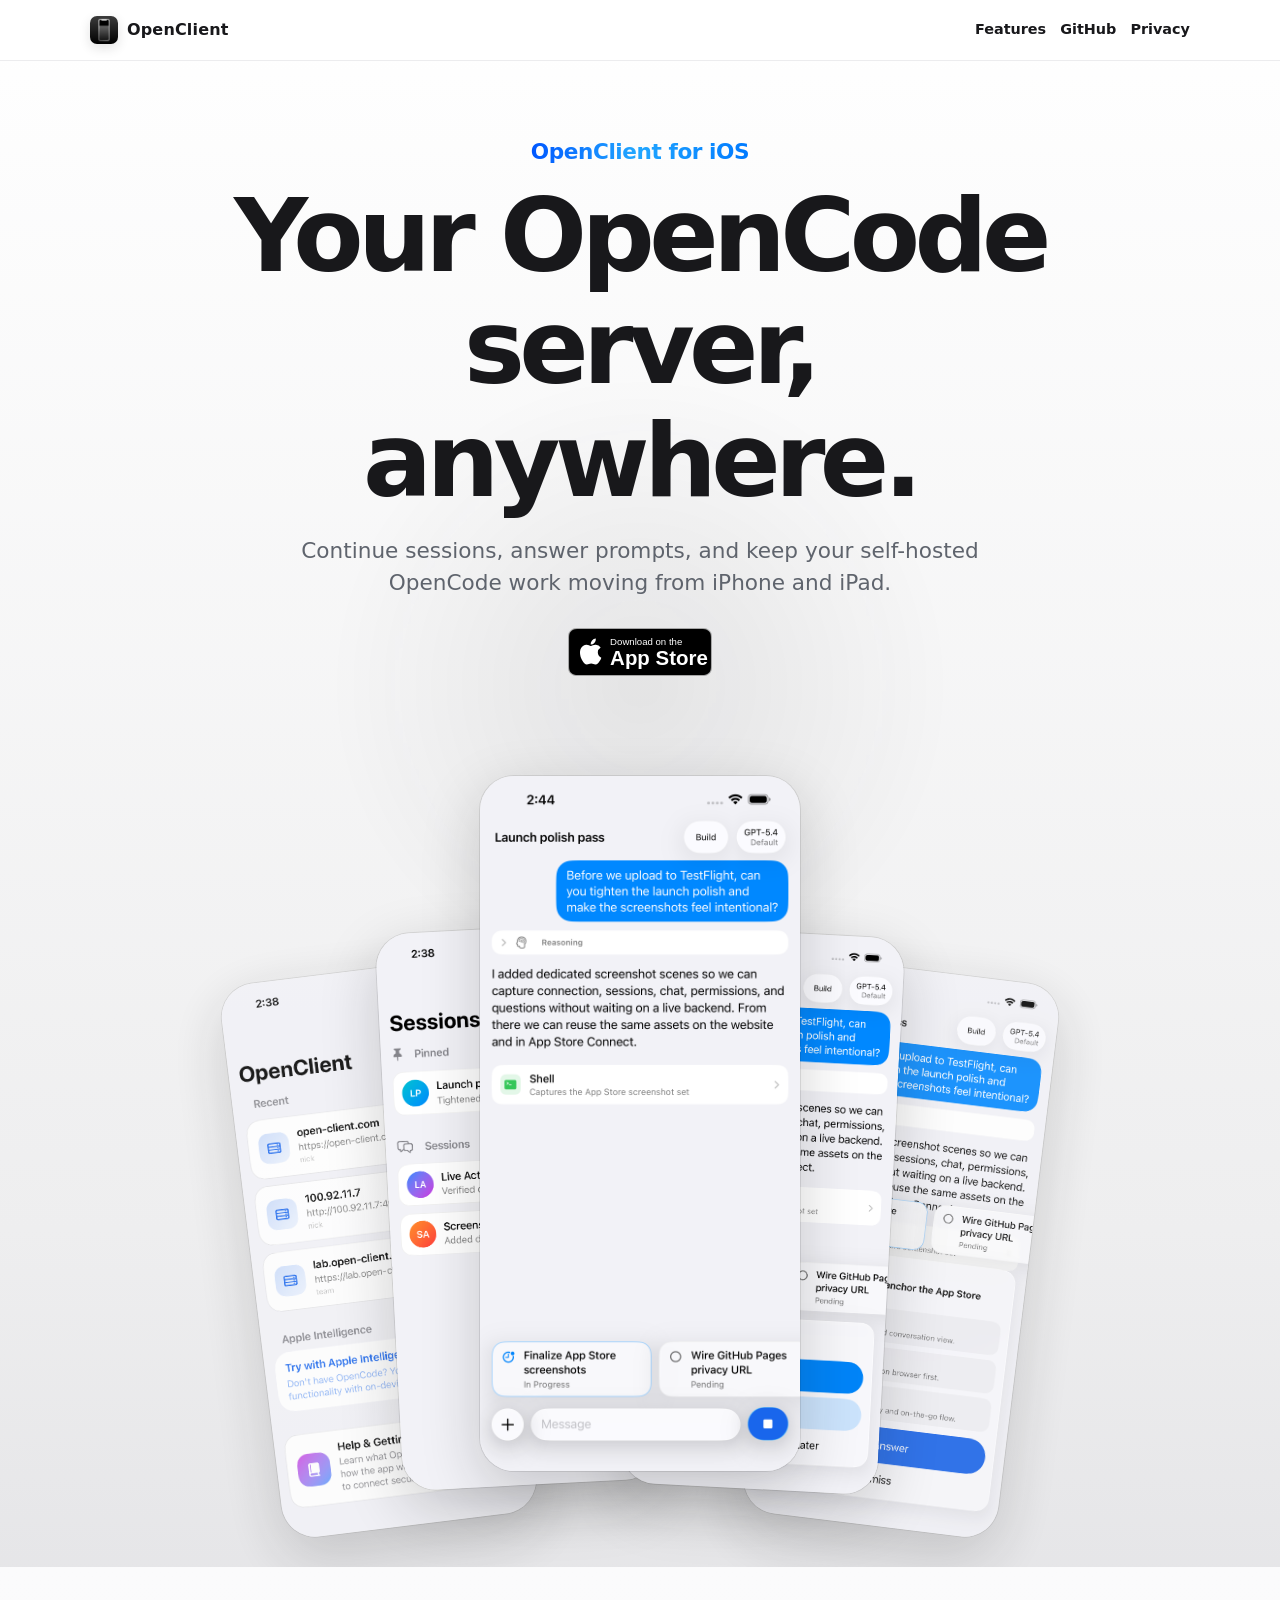
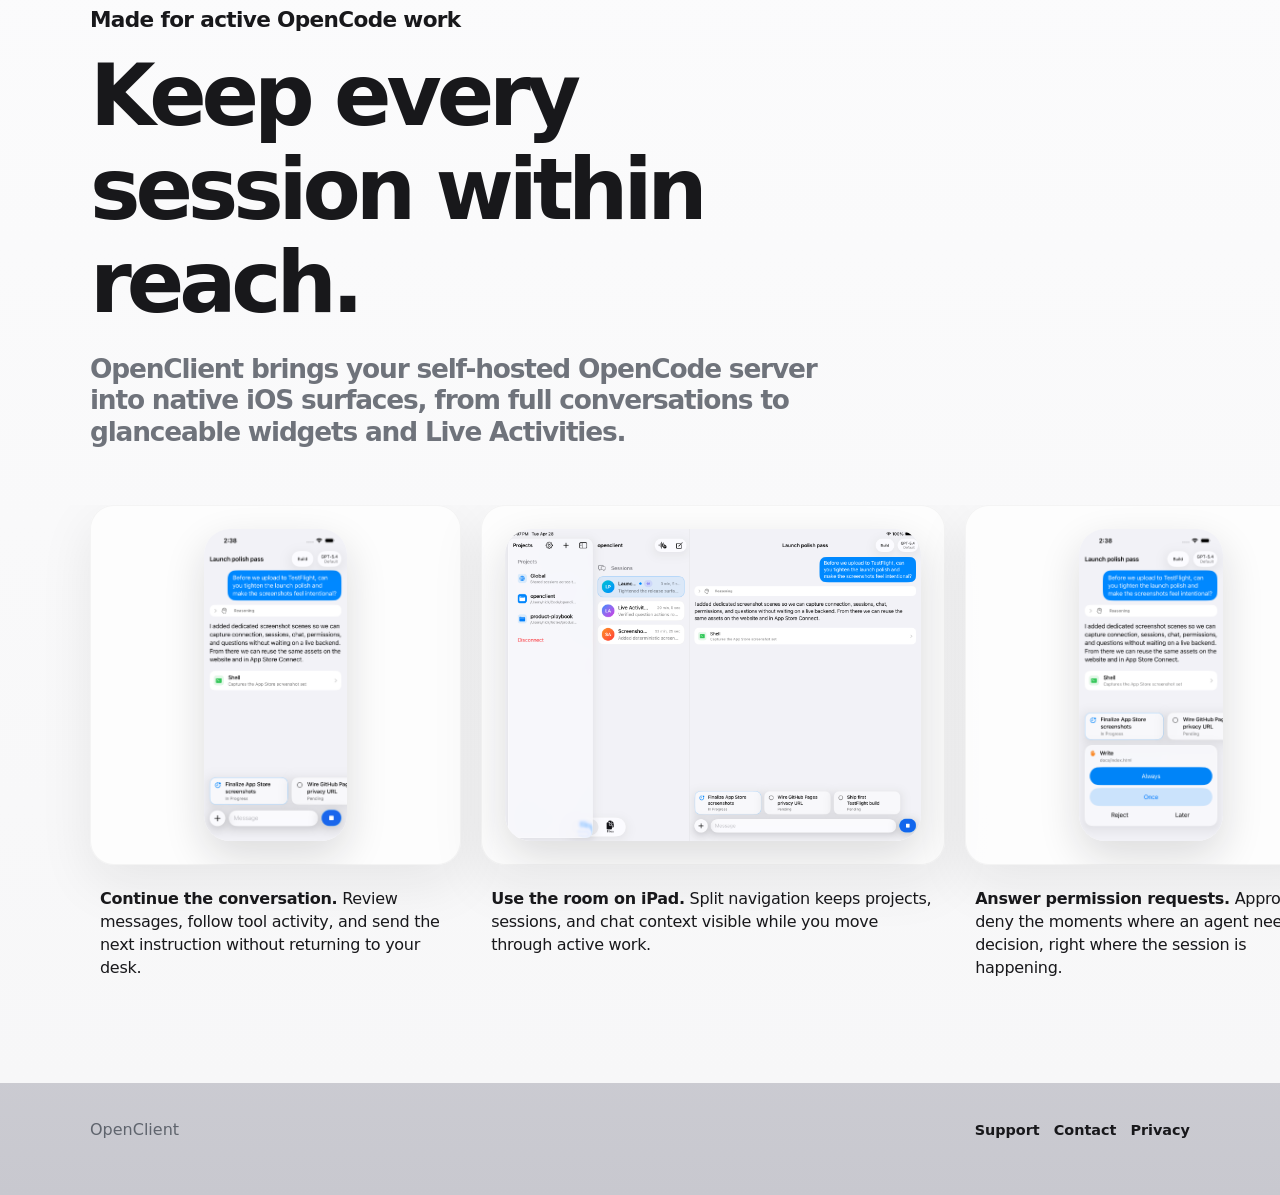
<file: docs/index.html>
<!doctype html>
<html lang="en">
  <head>
    <meta charset="utf-8">
    <meta name="viewport" content="width=device-width, initial-scale=1">
    <title>OpenClient</title>
    <meta name="description" content="OpenClient is a native iPhone client for connecting to your own OpenCode server.">
    <link rel="stylesheet" href="./styles.css">
  </head>
  <body>
    <header class="site-header">
      <div class="wrap">
        <a class="brand" href="./">
          <img src="./images/app-icon.png" alt="" aria-hidden="true">
          <span>OpenClient</span>
        </a>
        <nav class="nav" aria-label="Primary">
          <a href="#features">Features</a>
          <a href="https://github.com/ntoporcov/openclient">GitHub</a>
          <a href="./privacy/">Privacy</a>
        </nav>
      </div>
    </header>

    <main>
      <section class="hero">
        <div class="wrap hero-inner">
          <div class="hero-intro">
            <div class="hero-kicker">OpenClient for iOS</div>
            <h1 class="hero-title">Your OpenCode server, anywhere.</h1>
            <p class="hero-subtitle">
              Continue sessions, answer prompts, and keep your self-hosted OpenCode work moving from iPhone and iPad.
            </p>
            <div class="hero-actions">
              <a class="app-store-badge" href="https://apps.apple.com/us/app/openclient-for-opencode/id6763641767" aria-label="Download OpenClient on the App Store">
                <img src="./images/download-on-the-app-store.svg" alt="Download on the App Store">
              </a>
            </div>
          </div>

          <div class="hero-showcase" aria-label="OpenClient app screenshots">
            <img class="hero-phone hero-phone-left-outer" src="./images/recent-servers.png" alt="OpenClient recent servers screen on iPhone">
            <img class="hero-phone hero-phone-left-inner" src="./images/sessions.png" alt="OpenClient sessions screen on iPhone">
            <img class="hero-phone hero-phone-main" src="./images/hero-chat-max.png" alt="OpenClient chat screen on iPhone">
            <img class="hero-phone hero-phone-right-inner" src="./images/permission.png" alt="OpenClient permission prompt on iPhone">
            <img class="hero-phone hero-phone-right-outer" src="./images/question.png" alt="OpenClient question prompt on iPhone">
          </div>
        </div>
      </section>

      <section class="snap-section" id="features">
        <div class="wrap snap-intro">
          <div class="section-kicker">Made for active OpenCode work</div>
          <h2>Keep every session within reach.</h2>
          <p>
            OpenClient brings your self-hosted OpenCode server into native iOS surfaces, from full conversations to glanceable widgets and Live Activities.
          </p>
        </div>

        <div class="snap-gallery" aria-label="OpenClient feature screenshots">
          <article class="snap-card">
            <div class="snap-visual">
              <img src="./images/hero-chat.png" alt="OpenClient chat screen on iPhone">
            </div>
            <p><strong>Continue the conversation.</strong> Review messages, follow tool activity, and send the next instruction without returning to your desk.</p>
          </article>

          <article class="snap-card snap-card-ipad">
            <div class="snap-visual">
              <img src="./images/ipad-chat-rotated.png" alt="OpenClient three-column chat layout on iPad">
            </div>
            <p><strong>Use the room on iPad.</strong> Split navigation keeps projects, sessions, and chat context visible while you move through active work.</p>
          </article>

          <article class="snap-card">
            <div class="snap-visual">
              <img src="./images/permission.png" alt="OpenClient permission prompt on iPhone">
            </div>
            <p><strong>Answer permission requests.</strong> Approve or deny the moments where an agent needs a decision, right where the session is happening.</p>
          </article>

          <article class="snap-card">
            <div class="snap-visual">
              <img src="./images/question.png" alt="OpenClient question prompt on iPhone">
            </div>
            <p><strong>Reply to questions.</strong> Multiple choice and custom prompts stay first-class instead of getting buried in raw chat text.</p>
          </article>

          <article class="snap-card">
            <div class="snap-visual">
              <img src="./images/live-activity.png" alt="OpenClient Live Activity on iPhone">
            </div>
            <p><strong>Track work from the Lock Screen.</strong> Live Activities keep an active session visible when you are between apps.</p>
          </article>

          <article class="snap-card">
            <div class="snap-visual">
              <img src="./images/recent-widget.png" alt="OpenClient recent sessions widget on iPhone">
            </div>
            <p><strong>See recent sessions at a glance.</strong> Widgets make it easy to jump back into the work that changed most recently.</p>
          </article>

          <article class="snap-card">
            <div class="snap-visual">
              <img src="./images/pinned-widget.png" alt="OpenClient pinned sessions widget on iPhone">
            </div>
            <p><strong>Pin the important threads.</strong> Keep the sessions you care about close on the Home Screen.</p>
          </article>
        </div>
      </section>
    </main>

    <footer class="site-footer">
      <div class="wrap">
        <div class="muted">OpenClient</div>
        <nav class="nav" aria-label="Footer">
          <a href="https://github.com/ntoporcov/openclient/issues">Support</a>
          <a href="mailto:ntoporcov@me.com">Contact</a>
          <a href="./privacy/">Privacy</a>
        </nav>
      </div>
    </footer>
  </body>
</html>
</file>
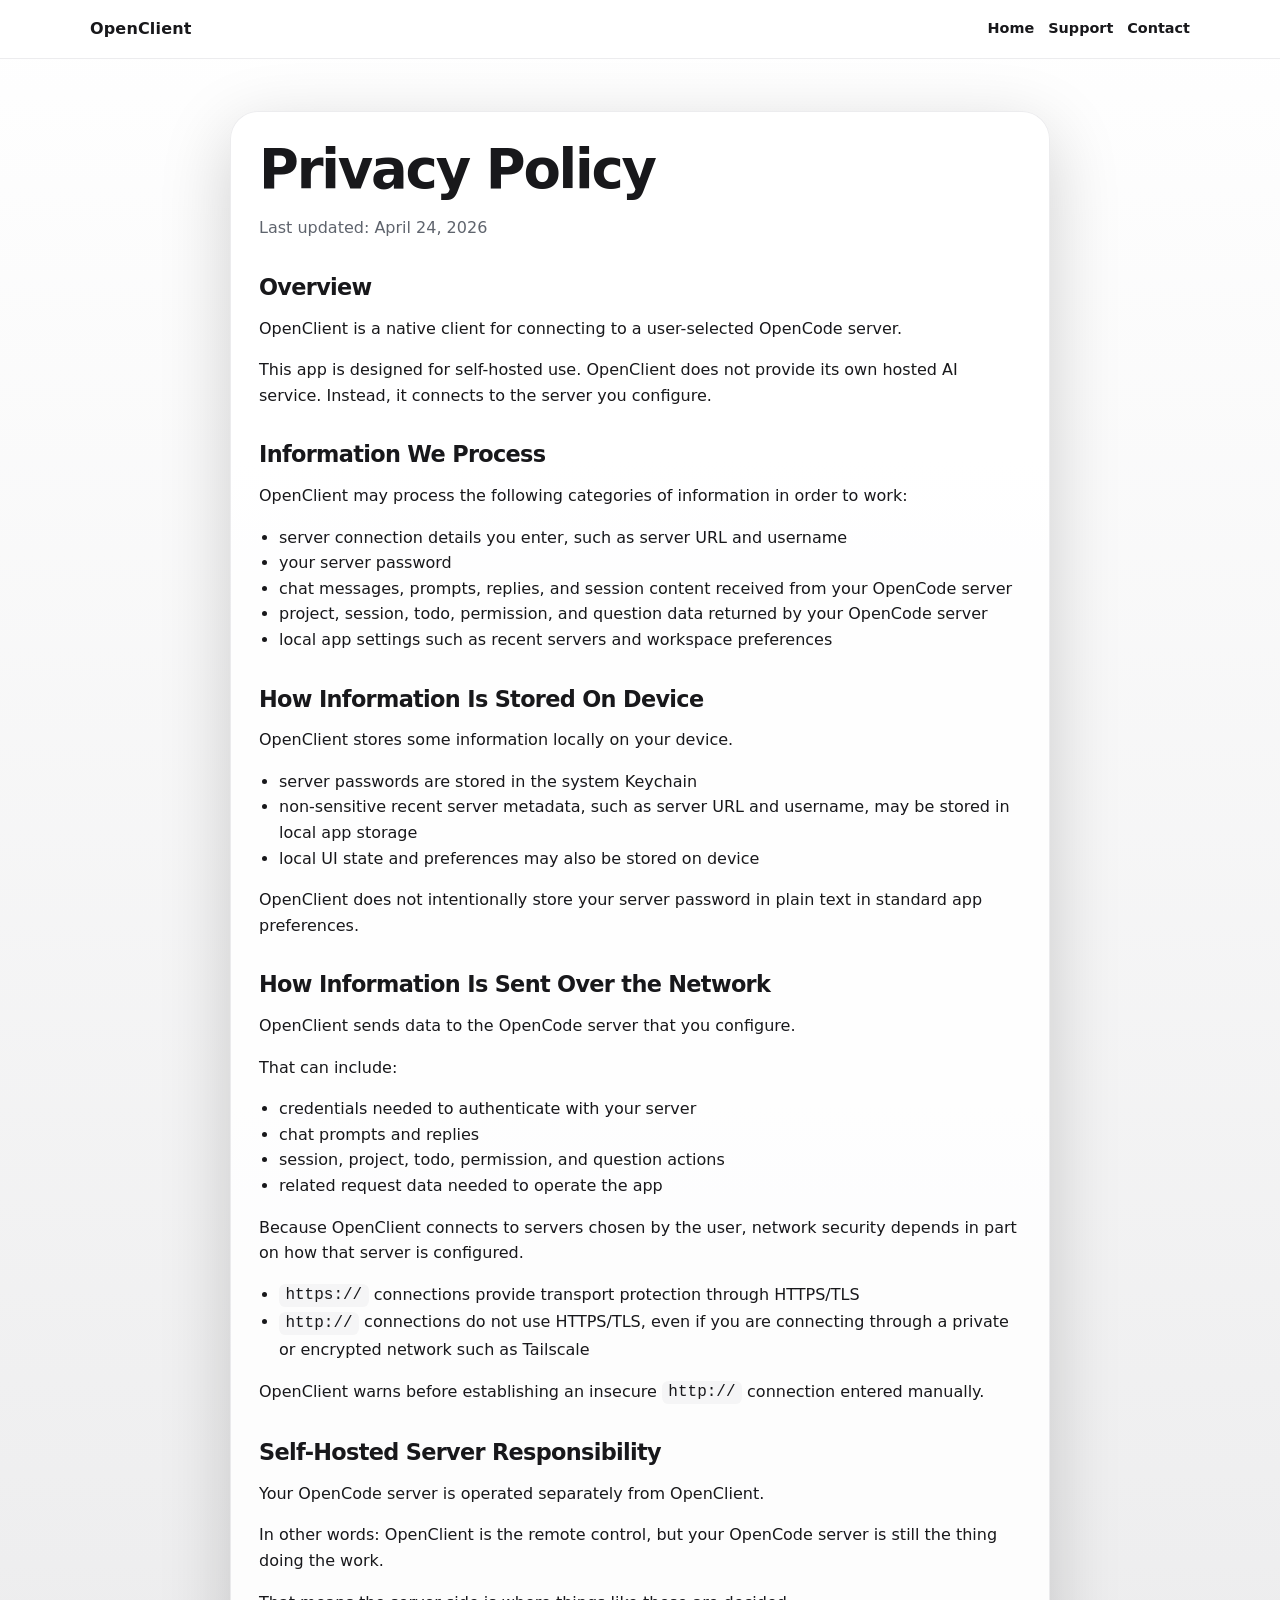
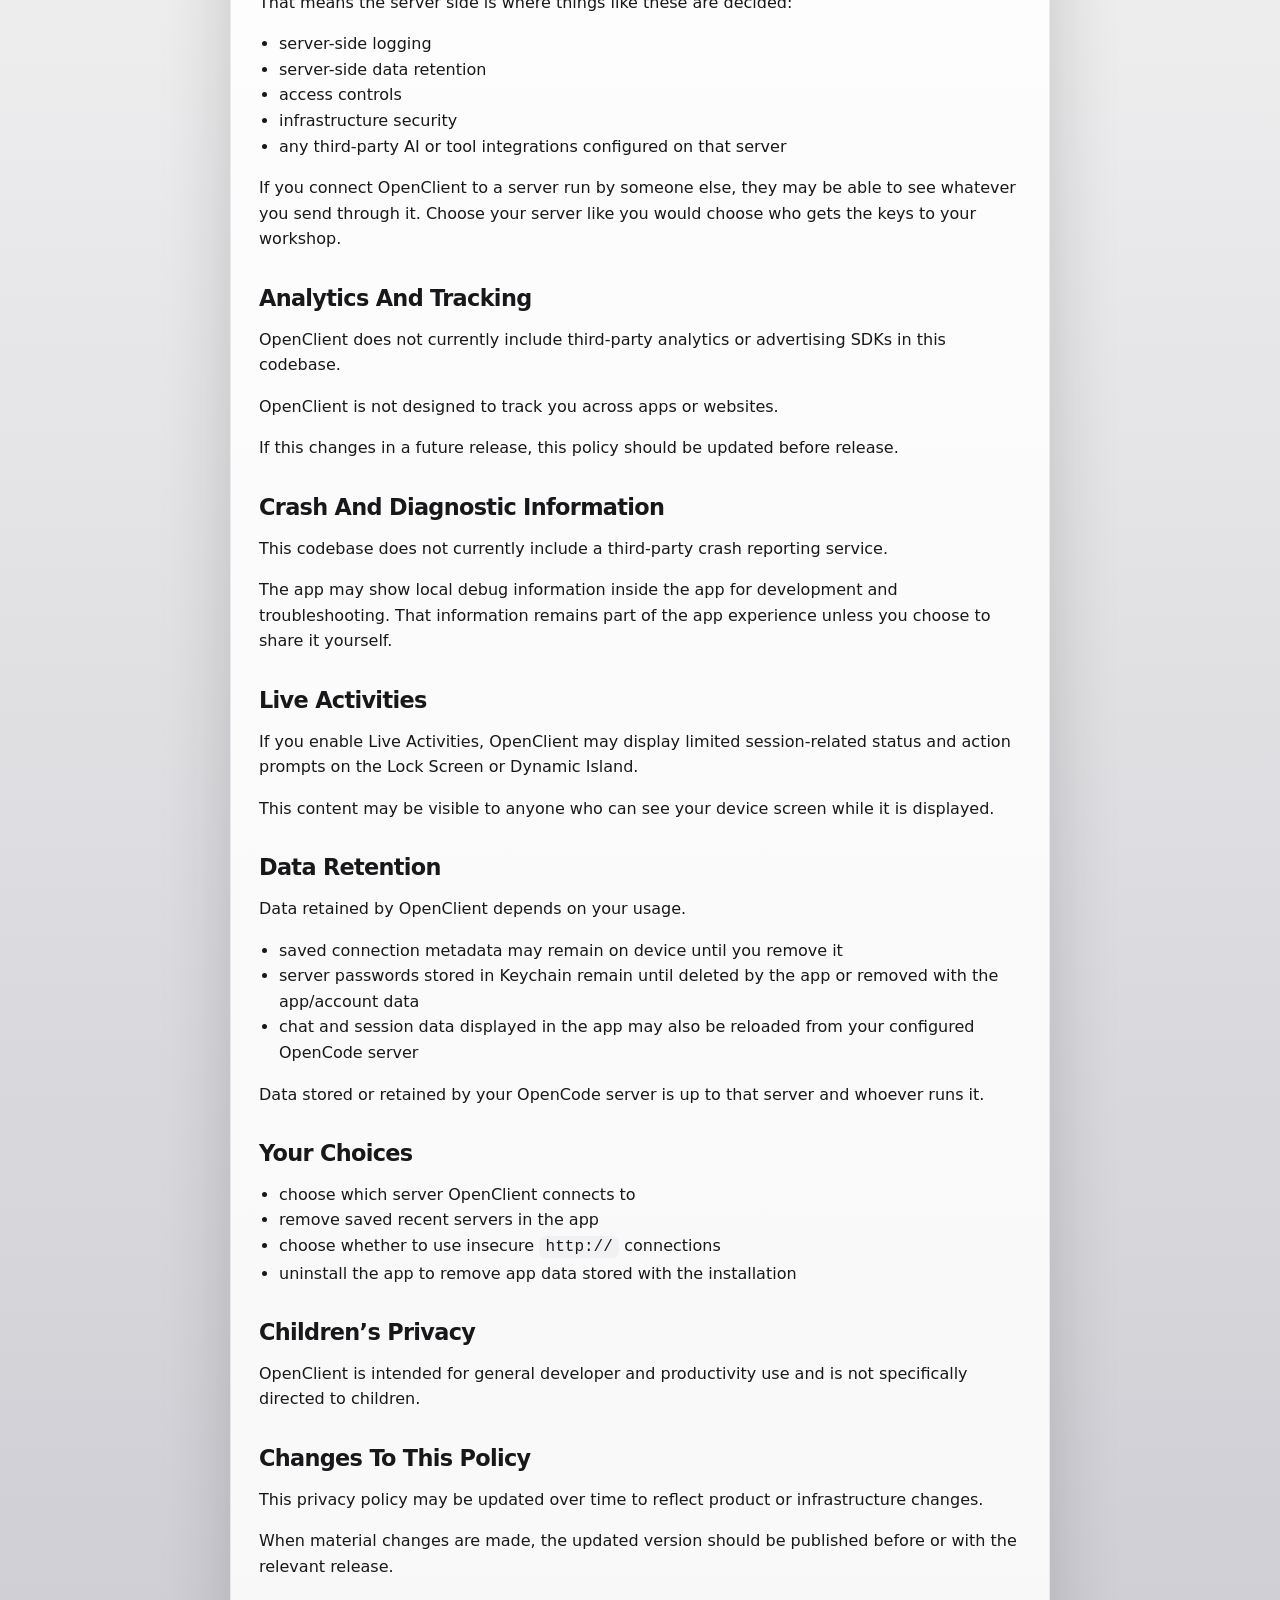
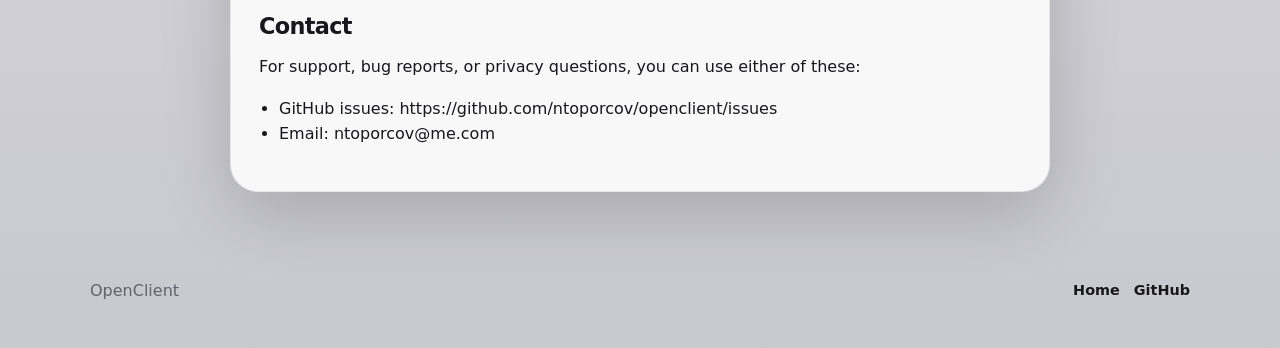
<file: docs/privacy/index.html>
<!doctype html>
<html lang="en">
  <head>
    <meta charset="utf-8">
    <meta name="viewport" content="width=device-width, initial-scale=1">
    <title>OpenClient Privacy Policy</title>
    <meta name="description" content="Privacy Policy for OpenClient.">
    <link rel="stylesheet" href="../styles.css">
  </head>
  <body>
    <header class="site-header">
      <div class="wrap">
        <a class="brand" href="../">OpenClient</a>
        <nav class="nav" aria-label="Primary">
          <a href="../">Home</a>
          <a href="https://github.com/ntoporcov/openclient/issues">Support</a>
          <a href="mailto:ntoporcov@me.com">Contact</a>
        </nav>
      </div>
    </header>

    <main class="policy-layout">
      <article class="panel policy">
        <h1>Privacy Policy</h1>
        <p class="meta">Last updated: April 24, 2026</p>

        <h2>Overview</h2>
        <p>OpenClient is a native client for connecting to a user-selected OpenCode server.</p>
        <p>This app is designed for self-hosted use. OpenClient does not provide its own hosted AI service. Instead, it connects to the server you configure.</p>

        <h2>Information We Process</h2>
        <p>OpenClient may process the following categories of information in order to work:</p>
        <ul>
          <li>server connection details you enter, such as server URL and username</li>
          <li>your server password</li>
          <li>chat messages, prompts, replies, and session content received from your OpenCode server</li>
          <li>project, session, todo, permission, and question data returned by your OpenCode server</li>
          <li>local app settings such as recent servers and workspace preferences</li>
        </ul>

        <h2>How Information Is Stored On Device</h2>
        <p>OpenClient stores some information locally on your device.</p>
        <ul>
          <li>server passwords are stored in the system Keychain</li>
          <li>non-sensitive recent server metadata, such as server URL and username, may be stored in local app storage</li>
          <li>local UI state and preferences may also be stored on device</li>
        </ul>
        <p>OpenClient does not intentionally store your server password in plain text in standard app preferences.</p>

        <h2>How Information Is Sent Over the Network</h2>
        <p>OpenClient sends data to the OpenCode server that you configure.</p>
        <p>That can include:</p>
        <ul>
          <li>credentials needed to authenticate with your server</li>
          <li>chat prompts and replies</li>
          <li>session, project, todo, permission, and question actions</li>
          <li>related request data needed to operate the app</li>
        </ul>
        <p>Because OpenClient connects to servers chosen by the user, network security depends in part on how that server is configured.</p>
        <ul>
          <li><code>https://</code> connections provide transport protection through HTTPS/TLS</li>
          <li><code>http://</code> connections do not use HTTPS/TLS, even if you are connecting through a private or encrypted network such as Tailscale</li>
        </ul>
        <p>OpenClient warns before establishing an insecure <code>http://</code> connection entered manually.</p>

        <h2>Self-Hosted Server Responsibility</h2>
        <p>Your OpenCode server is operated separately from OpenClient.</p>
        <p>In other words: OpenClient is the remote control, but your OpenCode server is still the thing doing the work.</p>
        <p>That means the server side is where things like these are decided:</p>
        <ul>
          <li>server-side logging</li>
          <li>server-side data retention</li>
          <li>access controls</li>
          <li>infrastructure security</li>
          <li>any third-party AI or tool integrations configured on that server</li>
        </ul>
        <p>If you connect OpenClient to a server run by someone else, they may be able to see whatever you send through it. Choose your server like you would choose who gets the keys to your workshop.</p>

        <h2>Analytics And Tracking</h2>
        <p>OpenClient does not currently include third-party analytics or advertising SDKs in this codebase.</p>
        <p>OpenClient is not designed to track you across apps or websites.</p>
        <p>If this changes in a future release, this policy should be updated before release.</p>

        <h2>Crash And Diagnostic Information</h2>
        <p>This codebase does not currently include a third-party crash reporting service.</p>
        <p>The app may show local debug information inside the app for development and troubleshooting. That information remains part of the app experience unless you choose to share it yourself.</p>

        <h2>Live Activities</h2>
        <p>If you enable Live Activities, OpenClient may display limited session-related status and action prompts on the Lock Screen or Dynamic Island.</p>
        <p>This content may be visible to anyone who can see your device screen while it is displayed.</p>

        <h2>Data Retention</h2>
        <p>Data retained by OpenClient depends on your usage.</p>
        <ul>
          <li>saved connection metadata may remain on device until you remove it</li>
          <li>server passwords stored in Keychain remain until deleted by the app or removed with the app/account data</li>
          <li>chat and session data displayed in the app may also be reloaded from your configured OpenCode server</li>
        </ul>
        <p>Data stored or retained by your OpenCode server is up to that server and whoever runs it.</p>

        <h2>Your Choices</h2>
        <ul>
          <li>choose which server OpenClient connects to</li>
          <li>remove saved recent servers in the app</li>
          <li>choose whether to use insecure <code>http://</code> connections</li>
          <li>uninstall the app to remove app data stored with the installation</li>
        </ul>

        <h2>Children’s Privacy</h2>
        <p>OpenClient is intended for general developer and productivity use and is not specifically directed to children.</p>

        <h2>Changes To This Policy</h2>
        <p>This privacy policy may be updated over time to reflect product or infrastructure changes.</p>
        <p>When material changes are made, the updated version should be published before or with the relevant release.</p>

        <h2>Contact</h2>
        <p>For support, bug reports, or privacy questions, you can use either of these:</p>
        <ul>
          <li>GitHub issues: <a href="https://github.com/ntoporcov/openclient/issues">https://github.com/ntoporcov/openclient/issues</a></li>
          <li>Email: <a href="mailto:ntoporcov@me.com">ntoporcov@me.com</a></li>
        </ul>
      </article>
    </main>

    <footer class="site-footer">
      <div class="wrap">
        <div class="muted">OpenClient</div>
        <nav class="nav" aria-label="Footer">
          <a href="../">Home</a>
          <a href="https://github.com/ntoporcov/openclient">GitHub</a>
        </nav>
      </div>
    </footer>
  </body>
</html>
</file>
<file: docs/styles.css>
:root {
  color-scheme: light;
  --bg: #ffffff;
  --panel: rgba(255, 255, 255, 0.86);
  --panel-border: rgba(17, 24, 39, 0.08);
  --text: #18181b;
  --muted: #5f646d;
  --accent: #18181b;
  --accent-2: #52525b;
  --card: rgba(17, 24, 39, 0.03);
  --max: 1100px;
}

* {
  box-sizing: border-box;
}

html {
  scroll-behavior: smooth;
}

body {
  margin: 0;
  font-family: Inter, ui-sans-serif, system-ui, -apple-system, BlinkMacSystemFont, "Segoe UI", sans-serif;
  background: linear-gradient(180deg, #ffffff 0%, #eeeeef 44%, #c8c8cf 100%);
  color: var(--text);
  line-height: 1.6;
}

a {
  color: var(--accent);
  text-decoration: none;
}

a:hover {
  text-decoration: underline;
}

.wrap {
  width: min(calc(100% - 32px), var(--max));
  margin: 0 auto;
}

.site-header {
  position: sticky;
  top: 0;
  z-index: 5;
  backdrop-filter: blur(20px);
  background: color-mix(in srgb, var(--bg) 72%, transparent);
  border-bottom: 1px solid var(--panel-border);
}

.site-header .wrap,
.site-footer .wrap {
  display: flex;
  align-items: center;
  justify-content: space-between;
  gap: 16px;
  padding: 16px 0;
}

.brand {
  display: inline-flex;
  align-items: center;
  gap: 9px;
  font-weight: 700;
  letter-spacing: 0.01em;
  color: var(--text);
}

.brand img {
  display: block;
  width: 28px;
  height: 28px;
  border-radius: 7px;
  box-shadow: 0 4px 12px rgba(24, 24, 27, 0.12);
}

.nav {
  display: flex;
  gap: 14px;
  flex-wrap: wrap;
  font-size: 0.9rem;
  font-weight: 550;
}

.hero {
  position: relative;
  overflow: hidden;
  padding: 74px 0 96px;
}

.hero::before {
  position: absolute;
  inset: 8% 8% auto;
  height: 62%;
  content: "";
  pointer-events: none;
  background: radial-gradient(circle at 50% 54%, rgba(24, 24, 27, 0.08), transparent 42%);
  filter: blur(10px);
}

.hero-inner {
  position: relative;
  z-index: 1;
}

.hero-intro {
  max-width: 860px;
  margin: 0 auto;
  text-align: center;
}

.hero-kicker {
  display: inline-block;
  margin-bottom: 10px;
  font-size: clamp(1.05rem, 2vw, 1.35rem);
  font-weight: 750;
  letter-spacing: -0.02em;
  color: transparent;
  background: linear-gradient(90deg, #0057ff 0%, #22a7ff 48%, #007aff 100%);
  -webkit-background-clip: text;
  background-clip: text;
}

.hero-title {
  max-width: 820px;
  margin: 0 auto 18px;
  font-size: clamp(3.2rem, 8vw, 6.8rem);
  letter-spacing: -0.055em;
}

.hero-subtitle {
  max-width: 680px;
  margin: 0 auto;
  color: var(--muted);
  font-size: clamp(1.08rem, 2vw, 1.35rem);
  line-height: 1.45;
}

.hero-actions {
  display: flex;
  justify-content: center;
  gap: 12px;
  flex-wrap: wrap;
  margin-top: 30px;
}

.hero-showcase {
  position: relative;
  width: min(100%, 1060px);
  height: clamp(540px, 56vw, 760px);
  margin: 78px auto 0;
}

.hero-phone {
  position: absolute;
  bottom: 0;
  left: 50%;
  display: block;
  width: clamp(170px, 20vw, 270px);
  max-height: 92%;
  height: auto;
  border-radius: 34px;
  box-shadow:
    0 20px 60px rgba(24, 24, 27, 0.2),
    0 0 0 1px rgba(24, 24, 27, 0.1);
}

.hero-phone-main {
  z-index: 5;
  width: clamp(220px, 25vw, 340px);
  max-height: 100%;
  transform: translateX(-50%);
}

.hero-phone-left-inner {
  z-index: 4;
  transform: translateX(-98%) translateY(14px) rotate(-3deg);
}

.hero-phone-right-inner {
  z-index: 4;
  transform: translateX(-2%) translateY(18px) rotate(3deg);
}

.hero-phone-left-outer {
  z-index: 3;
  transform: translateX(-152%) translateY(56px) rotate(-7deg);
  opacity: 0.88;
}

.hero-phone-right-outer {
  z-index: 3;
  transform: translateX(52%) translateY(56px) rotate(7deg);
  opacity: 0.88;
}

.feature-grid {
  padding: 18px 0 40px;
}

.snap-section {
  padding: 36px 0 92px;
  overflow: hidden;
  background: linear-gradient(180deg, #fbfbfc 0%, #f7f7f8 100%);
}

.snap-intro {
  margin-bottom: 58px;
}

.section-kicker {
  margin-bottom: 12px;
  color: var(--text);
  font-size: clamp(1.05rem, 2vw, 1.35rem);
  font-weight: 760;
  letter-spacing: -0.03em;
}

.snap-intro h2 {
  max-width: 760px;
  margin-bottom: 24px;
  font-size: clamp(3rem, 7vw, 5.3rem);
  letter-spacing: -0.06em;
}

.snap-intro p {
  max-width: 760px;
  margin: 0;
  color: #6f737b;
  font-size: clamp(1.2rem, 2.3vw, 1.65rem);
  font-weight: 650;
  letter-spacing: -0.045em;
  line-height: 1.18;
}

.snap-gallery {
  display: flex;
  gap: 20px;
  overflow-x: auto;
  overscroll-behavior-x: contain;
  scroll-padding-inline: max(16px, calc((100vw - var(--max)) / 2));
  scroll-snap-type: x mandatory;
  padding: 0 max(16px, calc((100vw - var(--max)) / 2)) 12px;
  scrollbar-width: none;
}

.snap-gallery::-webkit-scrollbar {
  display: none;
}

.snap-card {
  flex: 0 0 clamp(320px, 29vw, 420px);
  scroll-snap-align: start;
}

.snap-card-ipad {
  flex-basis: clamp(250px, 23vw, 330px);
}

.snap-visual {
  display: flex;
  align-items: center;
  justify-content: center;
  height: 360px;
  margin-bottom: 22px;
  padding: 24px;
  overflow: hidden;
  border-radius: 24px;
  background: rgba(255, 255, 255, 0.74);
  box-shadow:
    inset 0 0 0 1px rgba(24, 24, 27, 0.04),
    0 18px 54px rgba(24, 24, 27, 0.08);
}

.snap-visual img {
  display: block;
  max-width: 100%;
  max-height: 100%;
  width: auto;
  height: auto;
  border-radius: 26px;
  box-shadow: 0 16px 42px rgba(24, 24, 27, 0.14);
}

.snap-card-ipad .snap-visual img {
  width: auto;
  max-width: none;
  height: 100%;
  object-fit: contain;
}

.snap-card p {
  margin: 0;
  padding: 0 10px;
  color: var(--text);
  font-size: 1rem;
  line-height: 1.45;
  letter-spacing: -0.018em;
}

.snap-card p strong {
  font-weight: 760;
}

.bento-grid {
  display: grid;
  grid-template-columns: repeat(3, minmax(0, 1fr));
  grid-auto-rows: minmax(180px, auto);
  gap: 18px;
}

.panel {
  background: var(--panel);
  border: 1px solid var(--panel-border);
  border-radius: 28px;
  box-shadow: 0 20px 70px rgba(0, 0, 0, 0.18);
}

.hero-copy,
.section,
.policy {
  padding: 28px;
}

.bento-card {
  padding: 20px;
}

.bento-hero {
  grid-column: span 2;
  grid-row: span 2;
}

.bento-story,
.bento-selfhosted,
.bento-native,
.bento-recent {
  grid-column: span 1;
  grid-row: span 1;
}

.bento-shot,
.bento-question,
.bento-chat {
  grid-column: span 1;
  grid-row: span 2;
}

.bento-ipad {
  grid-column: span 2;
  grid-row: span 2;
}

.bento-hero {
  display: flex;
  flex-direction: column;
  justify-content: center;
  min-height: 100%;
  padding: 32px;
}

.eyebrow {
  display: inline-flex;
  gap: 8px;
  align-items: center;
  font-size: 0.9rem;
  color: var(--accent);
  font-weight: 600;
  letter-spacing: 0.02em;
}

h1,
h2,
h3 {
  line-height: 1.1;
  margin: 0 0 16px;
}

h1 {
  font-size: clamp(2.5rem, 6vw, 4.5rem);
  letter-spacing: -0.04em;
}

h2 {
  font-size: clamp(1.6rem, 3vw, 2.3rem);
  letter-spacing: -0.03em;
}

.subhead {
  font-size: 1.1rem;
  color: var(--muted);
  max-width: 58ch;
}

.cta-row {
  display: flex;
  gap: 12px;
  flex-wrap: wrap;
  margin-top: 24px;
}

.button {
  display: inline-flex;
  align-items: center;
  justify-content: center;
  min-height: 48px;
  padding: 0 18px;
  border-radius: 999px;
  font-weight: 600;
  border: 1px solid var(--panel-border);
  background: rgba(255, 255, 255, 0.68);
  color: var(--text);
  box-shadow: 0 10px 26px rgba(24, 24, 27, 0.08);
}

.button.primary {
  background: #18181b;
  color: white;
  border-color: transparent;
}

.app-store-badge {
  display: inline-flex;
  align-items: center;
  height: 48px;
}

.app-store-badge img {
  display: block;
  width: 144px;
  height: auto;
}

.device-shot {
  display: block;
  width: 100%;
  height: auto;
  margin: 0 auto;
  border-radius: 32px;
  box-shadow: 0 12px 36px rgba(0, 0, 0, 0.22);
}

.portrait-shot {
  max-width: 290px;
}

.landscape-shot {
  max-width: 100%;
}

.mini-card {
  background: var(--card);
  border: 1px solid var(--panel-border);
  border-radius: 22px;
  padding: 16px;
}

.mini-title {
  font-size: 0.92rem;
  color: var(--muted);
  margin-bottom: 8px;
}

.mini-strong {
  font-weight: 700;
}

.gallery-caption {
  padding: 14px 16px;
  border-top: 1px solid var(--panel-border);
  background: var(--card);
}

.gallery-caption strong {
  display: block;
  margin-bottom: 4px;
}


.bento-story,
.bento-selfhosted,
.bento-native,
.bento-recent {
  display: flex;
  flex-direction: column;
  justify-content: center;
}

.bento-shot,
.bento-question,
.bento-chat,
.bento-ipad {
  display: flex;
  flex-direction: column;
  align-items: center;
  justify-content: space-between;
  gap: 14px;
}

.bento-story,
.bento-selfhosted,
.bento-native,
.bento-recent {
  min-height: 100%;
}

.bento-ipad {
  min-height: 100%;
}

.bento-shot,
.bento-question,
.bento-chat,
.bento-ipad {
  padding-top: 24px;
}

.bento-shot .gallery-caption,
.bento-question .gallery-caption,
.bento-chat .gallery-caption,
.bento-ipad .gallery-caption {
  width: calc(100% + 40px);
  margin: 0 -20px -20px;
}

ul,
ol {
  padding-left: 20px;
}

.muted {
  color: var(--muted);
}

.site-footer {
  padding: 18px 0 36px;
}

.policy-layout {
  padding: 52px 0;
}

.policy {
  max-width: 820px;
  margin: 0 auto;
}

.policy h1 {
  font-size: clamp(2.1rem, 5vw, 3.4rem);
}

.policy h2 {
  margin-top: 34px;
  font-size: 1.4rem;
}

.policy p,
.policy li {
  color: var(--text);
}

.policy .meta {
  color: var(--muted);
  margin-bottom: 24px;
}

code {
  font-family: ui-monospace, SFMono-Regular, SFMono-Regular, Menlo, monospace;
  background: var(--card);
  padding: 0.15em 0.4em;
  border-radius: 0.4em;
}

@media (max-width: 860px) {
  .hero {
    padding: 56px 0 70px;
  }

  .hero-title {
    font-size: clamp(2.8rem, 15vw, 4.6rem);
  }

  .hero-showcase {
    height: clamp(350px, 88vw, 520px);
    margin-top: 56px;
  }

  .hero-phone {
    width: clamp(150px, 40vw, 230px);
    max-height: 88%;
    border-radius: 28px;
  }

  .hero-phone-main {
    width: clamp(190px, 52vw, 280px);
    max-height: 100%;
  }

  .hero-phone-left-inner {
    transform: translateX(-88%) translateY(38px) rotate(-5deg);
  }

  .hero-phone-right-inner {
    transform: translateX(-12%) translateY(42px) rotate(5deg);
  }

  .hero-phone-left-outer,
  .hero-phone-right-outer {
    display: none;
  }

  .snap-section {
    padding: 26px 0 70px;
  }

  .snap-intro {
    margin-bottom: 36px;
  }

  .snap-intro h2 {
    font-size: clamp(2.6rem, 13vw, 4.4rem);
  }

  .snap-intro p {
    font-size: clamp(1.12rem, 5vw, 1.45rem);
  }

  .snap-gallery {
    gap: 16px;
  }

  .snap-card {
    flex-basis: min(84vw, 340px);
  }

  .snap-card-ipad {
    flex-basis: min(76vw, 280px);
  }

  .snap-visual {
    height: 340px;
    padding: 18px;
  }

  .bento-grid {
    grid-template-columns: 1fr;
    grid-auto-rows: auto;
  }

  .bento-hero,
  .bento-story,
  .bento-shot,
  .bento-question,
  .bento-selfhosted,
  .bento-native,
  .bento-recent,
  .bento-chat,
  .bento-ipad {
    grid-column: span 1;
    grid-row: span 1;
  }

  .site-header .wrap,
  .site-footer .wrap {
    flex-direction: column;
    align-items: flex-start;
  }

  .bento-hero {
    padding: 20px;
    min-height: auto;
  }
}

@media (max-width: 520px) {
  .hero-actions .button {
    width: 100%;
  }

  .hero-showcase {
    height: 390px;
  }

  .hero-phone-left-inner {
    transform: translateX(-76%) translateY(58px) rotate(-5deg);
  }

  .hero-phone-right-inner {
    transform: translateX(-24%) translateY(62px) rotate(5deg);
  }

  .snap-visual {
    height: 300px;
    border-radius: 22px;
  }

  .snap-card p {
    padding: 0 4px;
  }
}
</file>
